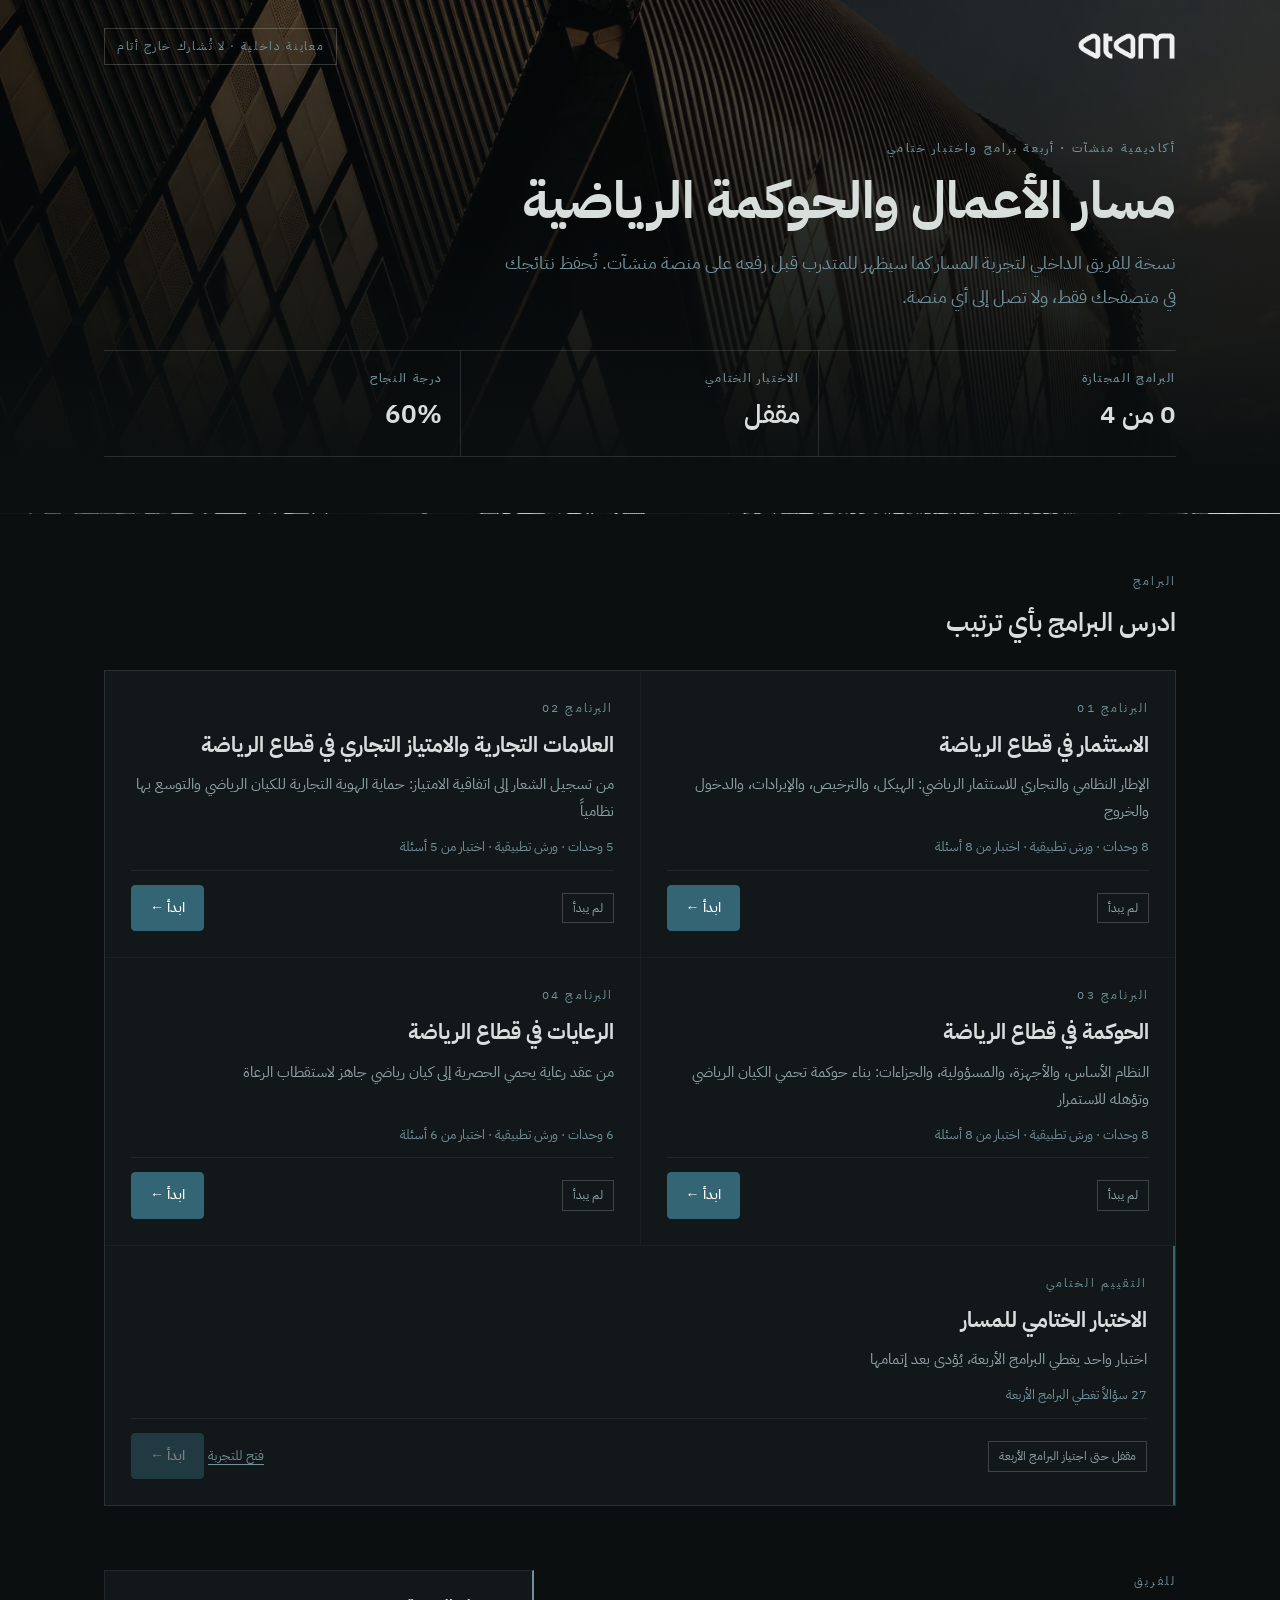
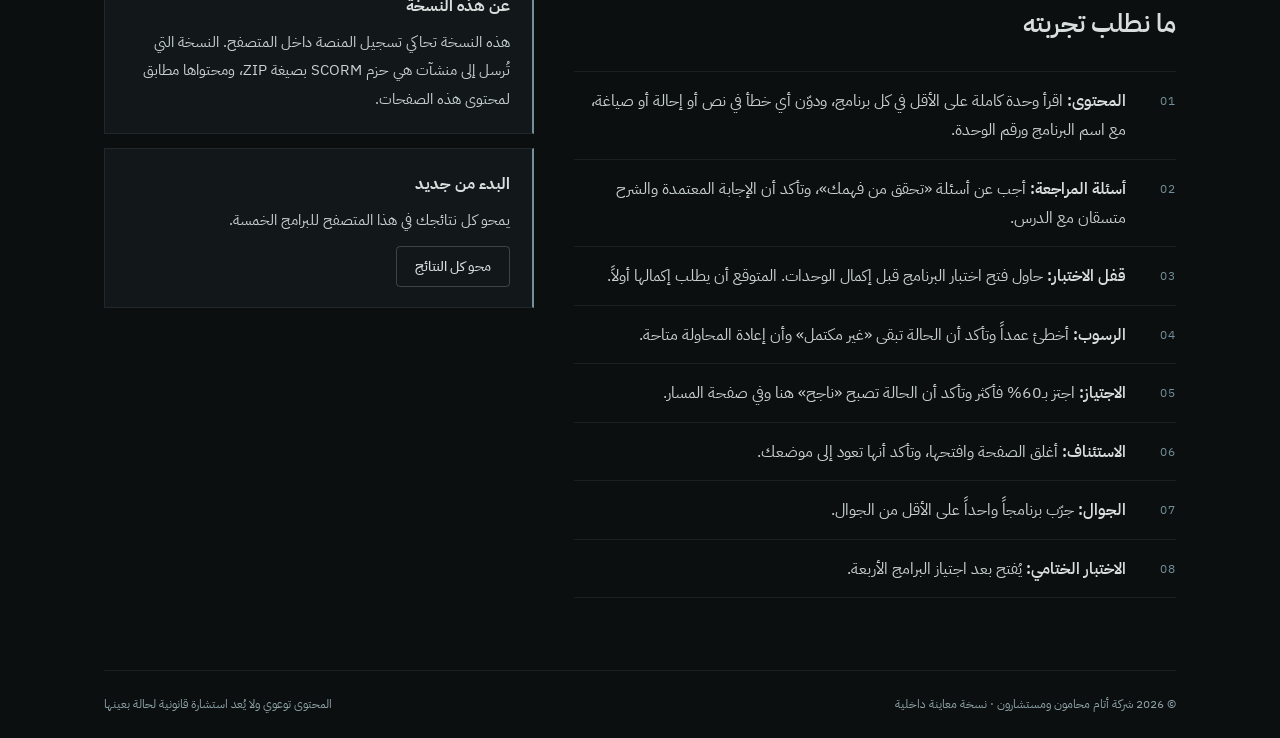
<file: index.html>
<!DOCTYPE html>
<html lang="ar" dir="rtl">
<head>
<meta charset="utf-8">
<meta name="robots" content="noindex,nofollow">
<meta name="viewport" content="width=device-width, initial-scale=1">
<title>مسار الأعمال والحوكمة الرياضية · معاينة داخلية · أتام</title>
<link rel="stylesheet" href="assets/player.css">
<style>
body{background:var(--graphite)}
.wrap{max-width:1120px;margin:0 auto;padding:0 24px}
.hero{position:relative;overflow:hidden;border-bottom:1px solid var(--line);background:var(--ink) center 20%/cover no-repeat}
.hero::before{content:"";position:absolute;inset:0;background:linear-gradient(0deg,var(--graphite) 8%,rgba(6,9,10,.86) 55%,rgba(6,9,10,.6))}
.hero .wrap{position:relative;padding:28px 24px 56px}
.top{display:flex;justify-content:space-between;align-items:center;gap:16px;margin-bottom:72px}
.top img{height:28px}
.flag{font-size:12px;letter-spacing:.14em;color:var(--steel);border:1px solid var(--line-strong);padding:6px 12px}
.hero h1{font-size:clamp(32px,5vw,52px);line-height:1.2;color:var(--mist);margin:10px 0 14px;font-weight:700}
.hero p.lead{font-size:18px;color:var(--steel);max-width:62ch;margin:0}
.sum{display:grid;grid-template-columns:repeat(3,1fr);border-top:1px solid var(--line-soft);border-bottom:1px solid var(--line-soft);margin-top:36px}
.sum div{padding:16px 0 16px 18px}.sum div+div{border-right:1px solid var(--line-soft);padding-right:18px}
.sum b{display:block;font-size:12px;letter-spacing:.14em;color:var(--steel);font-weight:500}
.sum span{font-size:26px;color:var(--mist);font-weight:600}
section.block{padding:56px 0 8px}
.grid{display:grid;grid-template-columns:repeat(2,1fr);gap:1px;background:var(--line);border:1px solid var(--line)}
.card{background:var(--charcoal);padding:26px;display:flex;flex-direction:column;gap:10px;min-height:260px;position:relative}
.card .n{font-size:12px;letter-spacing:.18em;color:var(--steel)}
.card h3{margin:0;font-size:21px;line-height:1.5;color:var(--mist)}
.card p{margin:0;font-size:15px;color:var(--quiet);line-height:1.8}
.card .meta{font-size:13px;color:var(--steel);margin-top:auto}
.card .foot2{display:flex;justify-content:space-between;align-items:center;gap:12px;border-top:1px solid var(--line);padding-top:14px}
.chip{font-size:12px;padding:3px 10px;border:1px solid var(--line-strong);color:var(--quiet)}
.chip.passed{border-color:var(--ok);color:#9cc9b8}
.chip.incomplete{border-color:var(--petroleum);color:#9fbcc5}
.card.exam{grid-column:1 / -1;border-right:2px solid var(--petroleum);min-height:0}
.card.locked .btn.primary{opacity:.45;pointer-events:none}
.unlock{all:unset;cursor:pointer;font-size:13px;color:var(--steel);text-decoration:underline;text-underline-offset:4px}
a.btn{text-decoration:none;display:inline-block}
.checks{counter-reset:c;list-style:none;padding:0;margin:0;border-top:1px solid var(--line)}
.checks li{counter-increment:c;display:grid;grid-template-columns:40px 1fr;gap:10px;padding:14px 0;border-bottom:1px solid var(--line);font-size:15.5px}
.checks li::before{content:counter(c,decimal-leading-zero);color:var(--steel);font-size:12px;letter-spacing:.1em;padding-top:4px}
.checks b{color:var(--mist);font-weight:600}
.two{display:grid;grid-template-columns:1.4fr 1fr;gap:40px}
.note{background:var(--charcoal);border:1px solid var(--line);border-right:2px solid var(--steel);padding:20px 22px;font-size:15px}
.note h4{margin:0 0 6px;color:var(--mist);font-size:16px}
.h2{font-size:12px;letter-spacing:.18em;color:var(--steel);margin:0 0 6px}
.h2b{font-size:26px;color:var(--mist);margin:0 0 22px;font-weight:600}
.pagefoot{margin-top:64px;padding:22px 0;border-top:1px solid var(--line);font-size:12px;color:var(--quiet);display:flex;justify-content:space-between;gap:12px;flex-wrap:wrap}
@media (max-width:860px){.grid,.two{grid-template-columns:1fr}.sum{grid-template-columns:1fr}.sum div+div{border-right:0;border-top:1px solid var(--line-soft);padding-right:0}.top{margin-bottom:40px}}
</style>
</head>
<body>
<header class="hero" id="hero">
  <div class="wrap">
    <div class="top"><img src="assets/img/atam-wordmark-white.png" alt="atam"><span class="flag">معاينة داخلية · لا تُشارك خارج أتام</span></div>
    <div class="eyebrow">أكاديمية منشآت · أربعة برامج واختبار ختامي</div>
    <h1>مسار الأعمال والحوكمة الرياضية</h1>
    <p class="lead">نسخة للفريق الداخلي لتجربة المسار كما سيظهر للمتدرب قبل رفعه على منصة منشآت. تُحفظ نتائجك في متصفحك فقط، ولا تصل إلى أي منصة.</p>
    <div class="sum">
      <div><b>البرامج المجتازة</b><span id="sPassed">0 من 4</span></div>
      <div><b>الاختبار الختامي</b><span id="sExam">مقفل</span></div>
      <div><b>درجة النجاح</b><span>60%</span></div>
    </div>
  </div>
</header>

<main class="wrap">
  <section class="block">
    <div class="h2">البرامج</div>
    <div class="h2b">ادرس البرامج بأي ترتيب</div>
    <div class="grid" id="grid"></div>
  </section>

  <section class="block">
    <div class="two">
      <div>
        <div class="h2">للفريق</div>
        <div class="h2b">ما نطلب تجربته</div>
        <ol class="checks">
          <li><div><b>المحتوى:</b> اقرأ وحدة كاملة على الأقل في كل برنامج، ودوّن أي خطأ في نص أو إحالة أو صياغة، مع اسم البرنامج ورقم الوحدة.</div></li>
          <li><div><b>أسئلة المراجعة:</b> أجب عن أسئلة «تحقق من فهمك»، وتأكد أن الإجابة المعتمدة والشرح متسقان مع الدرس.</div></li>
          <li><div><b>قفل الاختبار:</b> حاول فتح اختبار البرنامج قبل إكمال الوحدات. المتوقع أن يطلب إكمالها أولاً.</div></li>
          <li><div><b>الرسوب:</b> أخطئ عمداً وتأكد أن الحالة تبقى «غير مكتمل» وأن إعادة المحاولة متاحة.</div></li>
          <li><div><b>الاجتياز:</b> اجتز بـ60% فأكثر وتأكد أن الحالة تصبح «ناجح» هنا وفي صفحة المسار.</div></li>
          <li><div><b>الاستئناف:</b> أغلق الصفحة وافتحها، وتأكد أنها تعود إلى موضعك.</div></li>
          <li><div><b>الجوال:</b> جرّب برنامجاً واحداً على الأقل من الجوال.</div></li>
          <li><div><b>الاختبار الختامي:</b> يُفتح بعد اجتياز البرامج الأربعة.</div></li>
        </ol>
      </div>
      <div>
        <div class="note"><h4>عن هذه النسخة</h4>
          هذه النسخة تحاكي تسجيل المنصة داخل المتصفح. النسخة التي تُرسل إلى منشآت هي حزم SCORM بصيغة ZIP، ومحتواها مطابق لمحتوى هذه الصفحات.
        </div>
        <div class="note" style="margin-top:14px"><h4>البدء من جديد</h4>
          يمحو كل نتائجك في هذا المتصفح للبرامج الخمسة.
          <div style="margin-top:12px"><button type="button" class="btn" id="resetAll">محو كل النتائج</button></div>
        </div>
      </div>
    </div>
  </section>

  <footer class="pagefoot">
    <span>© 2026 شركة أتام محامون ومستشارون · نسخة معاينة داخلية</span>
    <span>المحتوى توعوي ولا يُعد استشارة قانونية لحالة بعينها</span>
  </footer>
</main>

<script>
(function(){
  var M = [{"key": "p1", "id": "ATAM-SPORT-P01-INVESTMENT", "title": "الاستثمار في قطاع الرياضة", "num": "01", "tag": "الإطار النظامي والتجاري للاستثمار الرياضي: الهيكل، والترخيص، والإيرادات، والدخول والخروج", "units": 8, "q": 8, "cover": "assets/img/cover-01.jpg"}, {"key": "p2", "id": "ATAM-SPORT-P02-TRADEMARKS", "title": "العلامات التجارية والامتياز التجاري في قطاع الرياضة", "num": "02", "tag": "من تسجيل الشعار إلى اتفاقية الامتياز: حماية الهوية التجارية للكيان الرياضي والتوسع بها نظامياً", "units": 5, "q": 5, "cover": "assets/img/cover-06.jpg"}, {"key": "p3", "id": "ATAM-SPORT-P03-GOVERNANCE", "title": "الحوكمة في قطاع الرياضة", "num": "03", "tag": "النظام الأساس، والأجهزة، والمسؤولية، والجزاءات: بناء حوكمة تحمي الكيان الرياضي وتؤهله للاستمرار", "units": 8, "q": 8, "cover": "assets/img/cover-07.jpg"}, {"key": "p4", "id": "ATAM-SPORT-P04-SPONSORSHIPS", "title": "الرعايات في قطاع الرياضة", "num": "04", "tag": "من عقد رعاية يحمي الحصرية إلى كيان رياضي جاهز لاستقطاب الرعاة", "units": 6, "q": 6, "cover": "assets/img/cover-08.jpg"}, {"key": "exam", "id": "ATAM-SPORT-TRACK-FINAL", "title": "الاختبار الختامي للمسار", "num": "", "tag": "اختبار واحد يغطي البرامج الأربعة، يُؤدى بعد إتمامها", "units": 0, "q": 27, "cover": "assets/img/cover-01.jpg"}];
  var ST = { "not attempted": "لم يبدأ", "incomplete": "قيد الدراسة", "passed": "ناجح", "failed": "لم يجتز" };
  function lms(id){ try { return JSON.parse(localStorage.getItem("atam.preview.lms." + id) || "{}"); } catch(e){ return {}; } }
  function esc(s){ return String(s).replace(/[&<>"]/g, function(c){ return {"&":"&amp;","<":"&lt;",">":"&gt;",'"':"&quot;"}[c]; }); }
  document.getElementById("hero").style.backgroundImage = "url(" + M[0].cover + ")";
  var grid = document.getElementById("grid");
  var progs = M.filter(function(m){ return m.key !== "exam"; }), exam = M.filter(function(m){ return m.key === "exam"; })[0];
  var passed = progs.filter(function(m){ return lms(m.id)["cmi.core.lesson_status"] === "passed"; }).length;
  function card(m, isExam){
    var d = lms(m.id), st = d["cmi.core.lesson_status"] || "not attempted", sc = d["cmi.core.score.raw"];
    var locked = isExam && passed < 4 && st !== "passed";
    var label = st === "passed" ? "مراجعة البرنامج" : (st === "incomplete" ? "متابعة" : "ابدأ");
    var el = document.createElement("article");
    el.className = "card" + (isExam ? " exam" : "") + (locked ? " locked" : "");
    el.innerHTML = '<div class="n">' + (isExam ? "التقييم الختامي" : "البرنامج " + m.num) + '</div>' +
      '<h3>' + esc(m.title) + '</h3><p>' + esc(m.tag) + '</p>' +
      '<div class="meta">' + (isExam ? m.q + " سؤالاً تغطي البرامج الأربعة" : m.units + " وحدات · ورش تطبيقية · اختبار من " + m.q + " أسئلة") + '</div>' +
      '<div class="foot2"><span class="chip ' + st + '">' + (locked ? "مقفل حتى اجتياز البرامج الأربعة" : (ST[st] || st) + (sc ? " · " + sc + "%" : "")) + '</span>' +
      '<span>' + (locked ? '<button type="button" class="unlock">فتح للتجربة</button> ' : '') + '<a class="btn primary" href="' + m.key + '/">' + label + ' <span class="arr">←</span></a></span></div>';
    if (locked) el.querySelector(".unlock").onclick = function(){ location.href = m.key + "/"; };
    return el;
  }
  progs.forEach(function(m){ grid.appendChild(card(m, false)); });
  grid.appendChild(card(exam, true));
  document.getElementById("sPassed").textContent = passed + " من 4";
  var es = lms(exam.id)["cmi.core.lesson_status"];
  document.getElementById("sExam").textContent = es === "passed" ? "ناجح" : (passed === 4 ? "متاح" : "مقفل");
  document.getElementById("resetAll").onclick = function(){
    M.forEach(function(m){ try { localStorage.removeItem("atam.preview.lms." + m.id); localStorage.removeItem("atam." + m.id); } catch(e){} });
    location.reload();
  };
})();
</script>
</body>
</html>
</file>
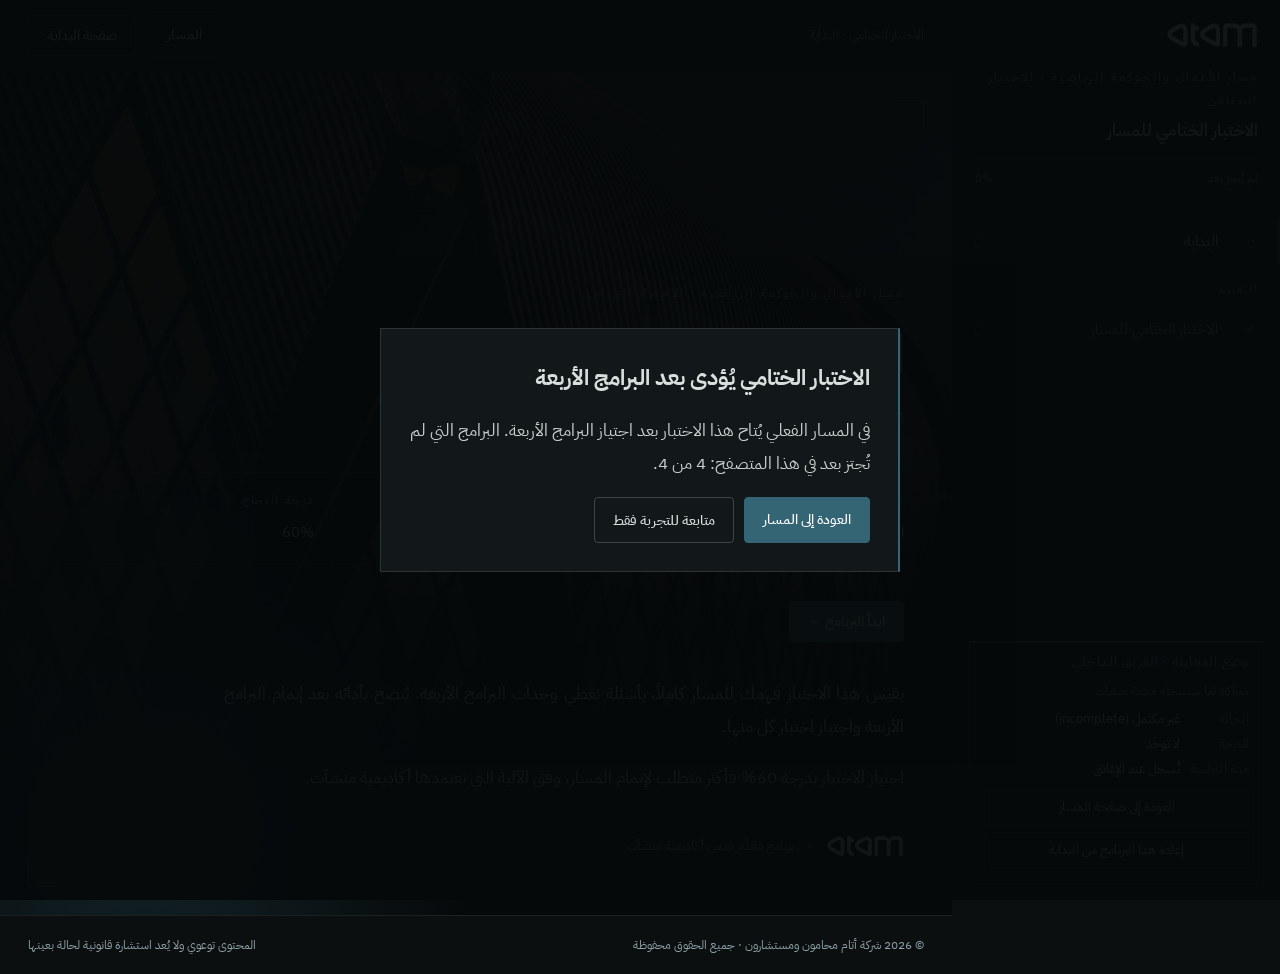
<file: exam/index.html>
<!DOCTYPE html>
<html lang="ar" dir="rtl">
<head>
<meta charset="utf-8">
<meta name="robots" content="noindex,nofollow">
<meta name="viewport" content="width=device-width, initial-scale=1">
<title>الاختبار الختامي للمسار · أتام</title>
<link rel="stylesheet" href="../assets/player.css">
</head>
<body>
<div id="app">
  <aside id="side" aria-label="محتويات البرنامج">
    <div class="side-head">
      <img src="../assets/img/atam-wordmark-white.png" alt="atam">
      <div class="eyebrow" id="sideNum"></div>
      <div class="side-title" id="sideTitle"></div>
      <div class="progress" aria-hidden="true"><i></i></div>
      <div class="progress-label"><span id="progDesc"></span><span id="progTxt"></span></div>
    </div>
    <ol id="toc"></ol>
  </aside>
  <div id="scrim"></div>
  <main id="main">
    <div class="topbar">
      <button type="button" class="btn" id="menuBtn" aria-label="فتح المحتويات">المحتويات</button>
      <span class="crumb" id="crumb"></span>
      <button type="button" class="btn" id="tocBtn">صفحة البداية</button>
    </div>
    <div id="view" aria-live="polite"></div>
    <footer class="foot">
      <span>© 2026 شركة أتام محامون ومستشارون · جميع الحقوق محفوظة</span>
      <span>المحتوى توعوي ولا يُعد استشارة قانونية لحالة بعينها</span>
    </footer>
  </main>
</div>
<script src="../assets/preview-lms.js"></script>
<script src="../assets/scorm12.js"></script>
<script src="course.js"></script>
<script src="../assets/player.js"></script>
</body>
</html>
</file>
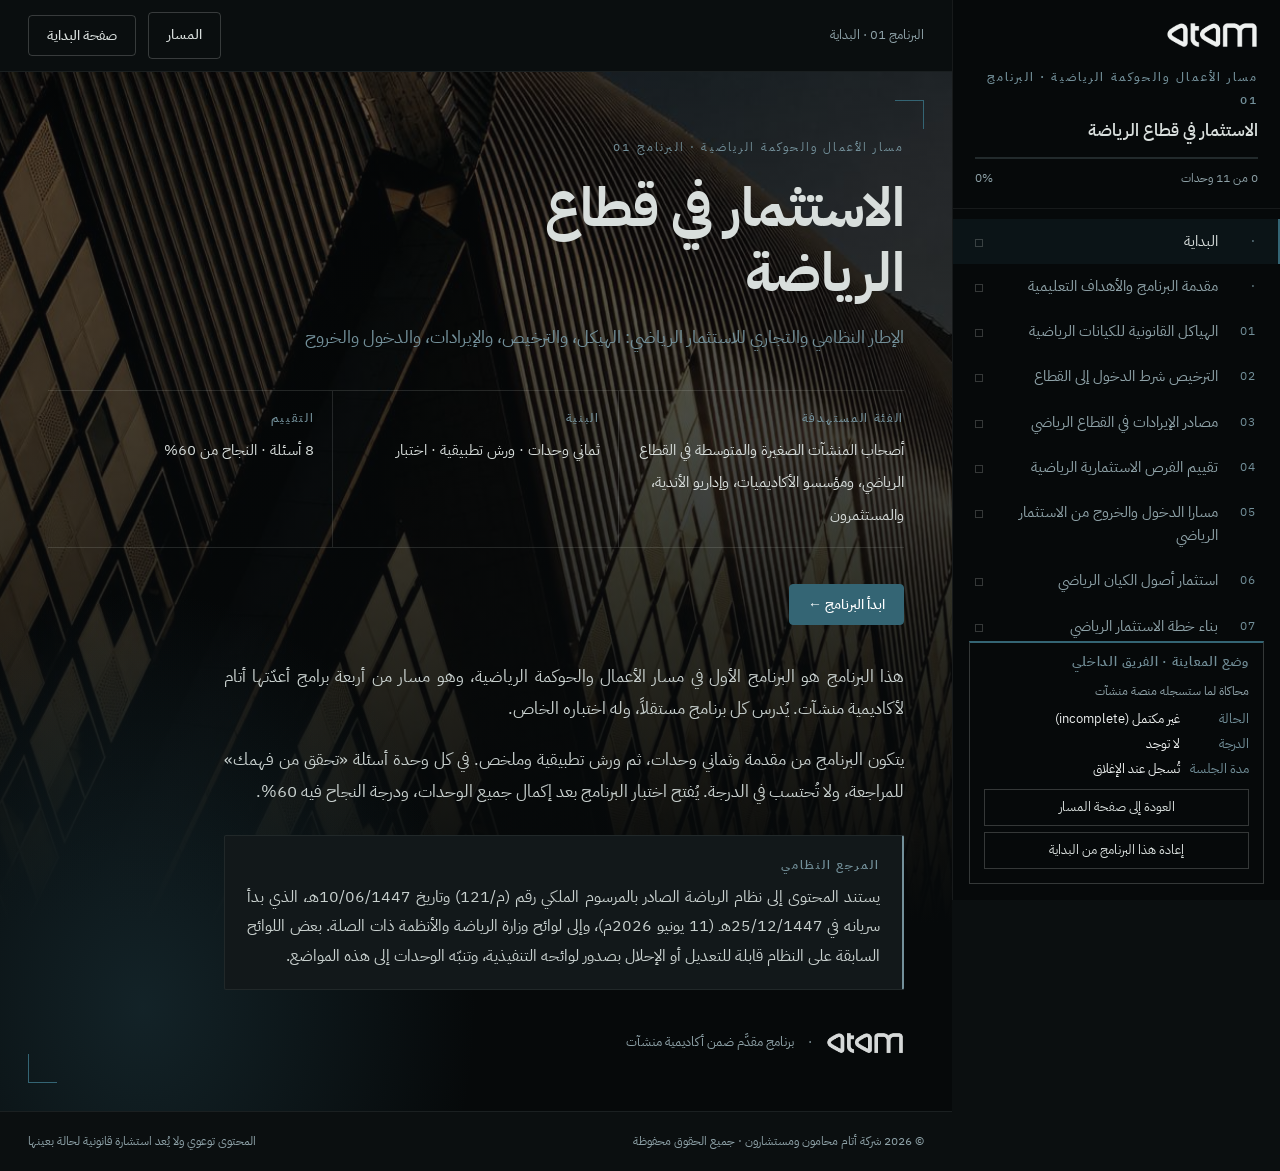
<file: p1/index.html>
<!DOCTYPE html>
<html lang="ar" dir="rtl">
<head>
<meta charset="utf-8">
<meta name="robots" content="noindex,nofollow">
<meta name="viewport" content="width=device-width, initial-scale=1">
<title>الاستثمار في قطاع الرياضة · أتام</title>
<link rel="stylesheet" href="../assets/player.css">
</head>
<body>
<div id="app">
  <aside id="side" aria-label="محتويات البرنامج">
    <div class="side-head">
      <img src="../assets/img/atam-wordmark-white.png" alt="atam">
      <div class="eyebrow" id="sideNum"></div>
      <div class="side-title" id="sideTitle"></div>
      <div class="progress" aria-hidden="true"><i></i></div>
      <div class="progress-label"><span id="progDesc"></span><span id="progTxt"></span></div>
    </div>
    <ol id="toc"></ol>
  </aside>
  <div id="scrim"></div>
  <main id="main">
    <div class="topbar">
      <button type="button" class="btn" id="menuBtn" aria-label="فتح المحتويات">المحتويات</button>
      <span class="crumb" id="crumb"></span>
      <button type="button" class="btn" id="tocBtn">صفحة البداية</button>
    </div>
    <div id="view" aria-live="polite"></div>
    <footer class="foot">
      <span>© 2026 شركة أتام محامون ومستشارون · جميع الحقوق محفوظة</span>
      <span>المحتوى توعوي ولا يُعد استشارة قانونية لحالة بعينها</span>
    </footer>
  </main>
</div>
<script src="../assets/preview-lms.js"></script>
<script src="../assets/scorm12.js"></script>
<script src="course.js"></script>
<script src="../assets/player.js"></script>
</body>
</html>
</file>
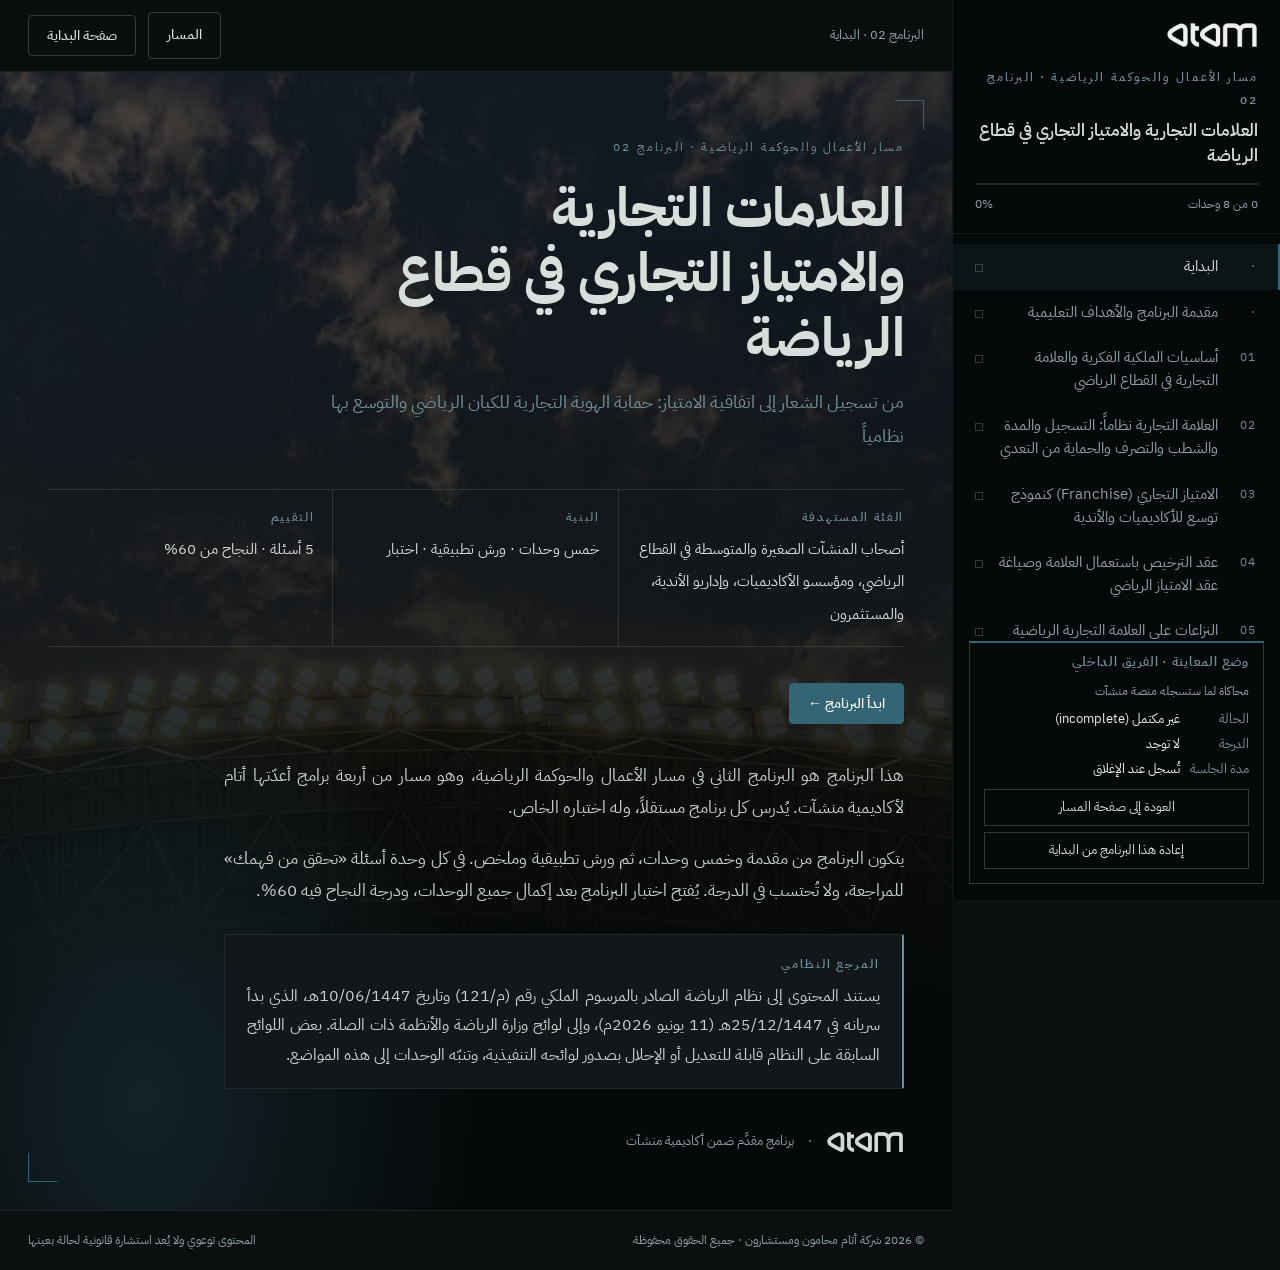
<file: p2/index.html>
<!DOCTYPE html>
<html lang="ar" dir="rtl">
<head>
<meta charset="utf-8">
<meta name="robots" content="noindex,nofollow">
<meta name="viewport" content="width=device-width, initial-scale=1">
<title>العلامات التجارية والامتياز التجاري في قطاع الرياضة · أتام</title>
<link rel="stylesheet" href="../assets/player.css">
</head>
<body>
<div id="app">
  <aside id="side" aria-label="محتويات البرنامج">
    <div class="side-head">
      <img src="../assets/img/atam-wordmark-white.png" alt="atam">
      <div class="eyebrow" id="sideNum"></div>
      <div class="side-title" id="sideTitle"></div>
      <div class="progress" aria-hidden="true"><i></i></div>
      <div class="progress-label"><span id="progDesc"></span><span id="progTxt"></span></div>
    </div>
    <ol id="toc"></ol>
  </aside>
  <div id="scrim"></div>
  <main id="main">
    <div class="topbar">
      <button type="button" class="btn" id="menuBtn" aria-label="فتح المحتويات">المحتويات</button>
      <span class="crumb" id="crumb"></span>
      <button type="button" class="btn" id="tocBtn">صفحة البداية</button>
    </div>
    <div id="view" aria-live="polite"></div>
    <footer class="foot">
      <span>© 2026 شركة أتام محامون ومستشارون · جميع الحقوق محفوظة</span>
      <span>المحتوى توعوي ولا يُعد استشارة قانونية لحالة بعينها</span>
    </footer>
  </main>
</div>
<script src="../assets/preview-lms.js"></script>
<script src="../assets/scorm12.js"></script>
<script src="course.js"></script>
<script src="../assets/player.js"></script>
</body>
</html>
</file>
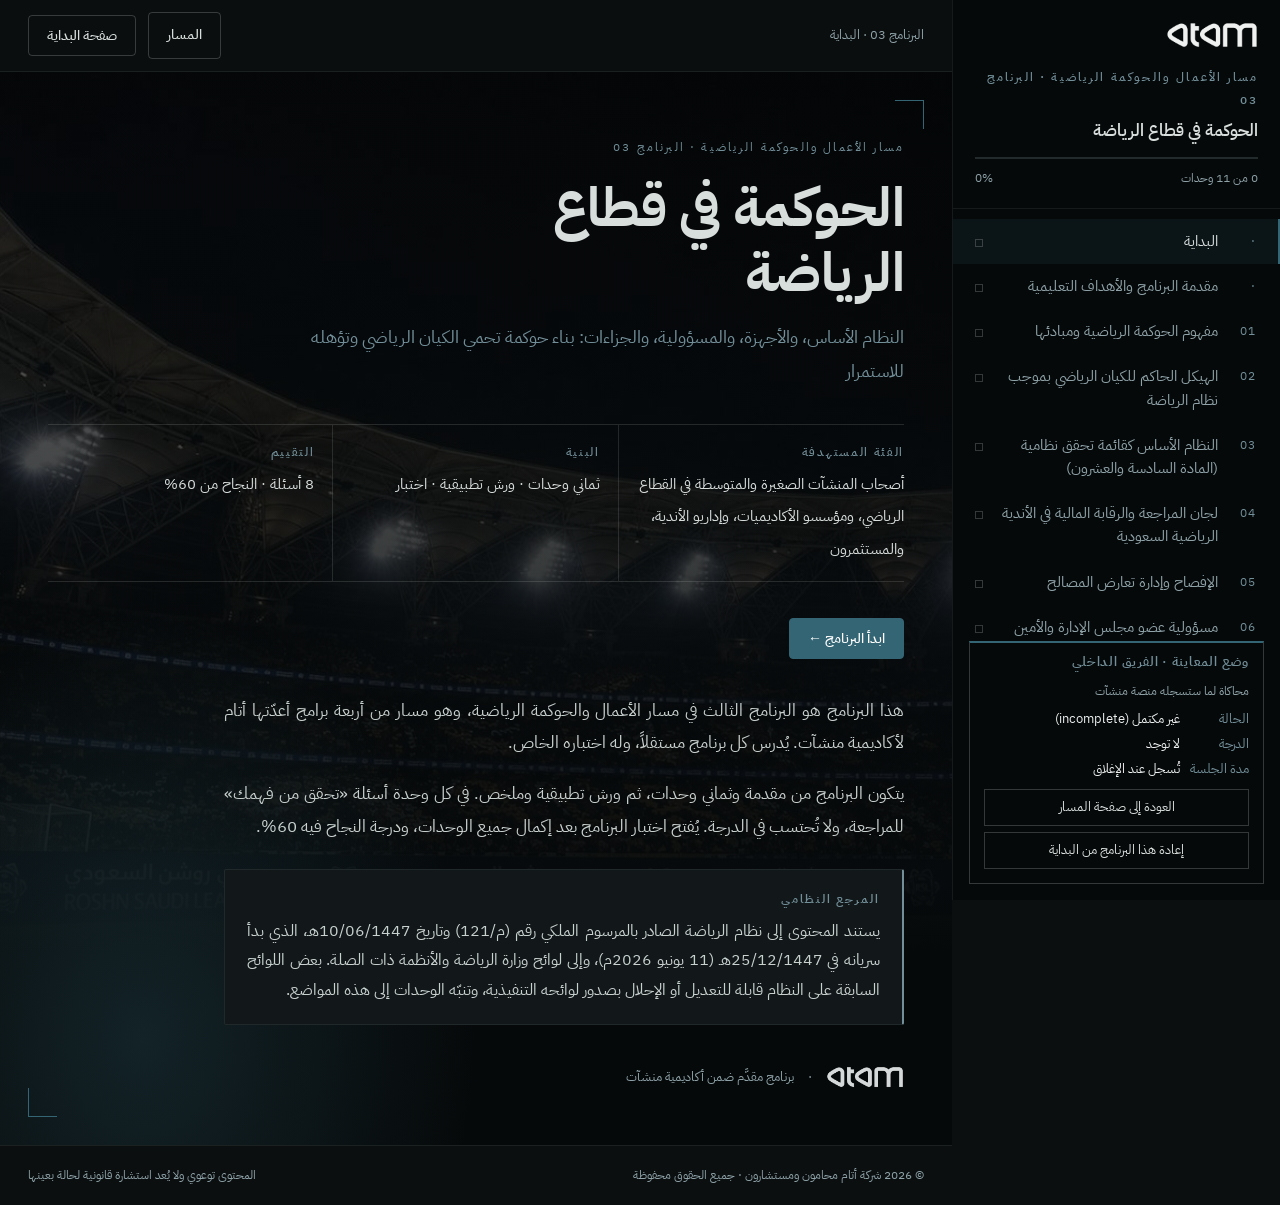
<file: p3/index.html>
<!DOCTYPE html>
<html lang="ar" dir="rtl">
<head>
<meta charset="utf-8">
<meta name="robots" content="noindex,nofollow">
<meta name="viewport" content="width=device-width, initial-scale=1">
<title>الحوكمة في قطاع الرياضة · أتام</title>
<link rel="stylesheet" href="../assets/player.css">
</head>
<body>
<div id="app">
  <aside id="side" aria-label="محتويات البرنامج">
    <div class="side-head">
      <img src="../assets/img/atam-wordmark-white.png" alt="atam">
      <div class="eyebrow" id="sideNum"></div>
      <div class="side-title" id="sideTitle"></div>
      <div class="progress" aria-hidden="true"><i></i></div>
      <div class="progress-label"><span id="progDesc"></span><span id="progTxt"></span></div>
    </div>
    <ol id="toc"></ol>
  </aside>
  <div id="scrim"></div>
  <main id="main">
    <div class="topbar">
      <button type="button" class="btn" id="menuBtn" aria-label="فتح المحتويات">المحتويات</button>
      <span class="crumb" id="crumb"></span>
      <button type="button" class="btn" id="tocBtn">صفحة البداية</button>
    </div>
    <div id="view" aria-live="polite"></div>
    <footer class="foot">
      <span>© 2026 شركة أتام محامون ومستشارون · جميع الحقوق محفوظة</span>
      <span>المحتوى توعوي ولا يُعد استشارة قانونية لحالة بعينها</span>
    </footer>
  </main>
</div>
<script src="../assets/preview-lms.js"></script>
<script src="../assets/scorm12.js"></script>
<script src="course.js"></script>
<script src="../assets/player.js"></script>
</body>
</html>
</file>
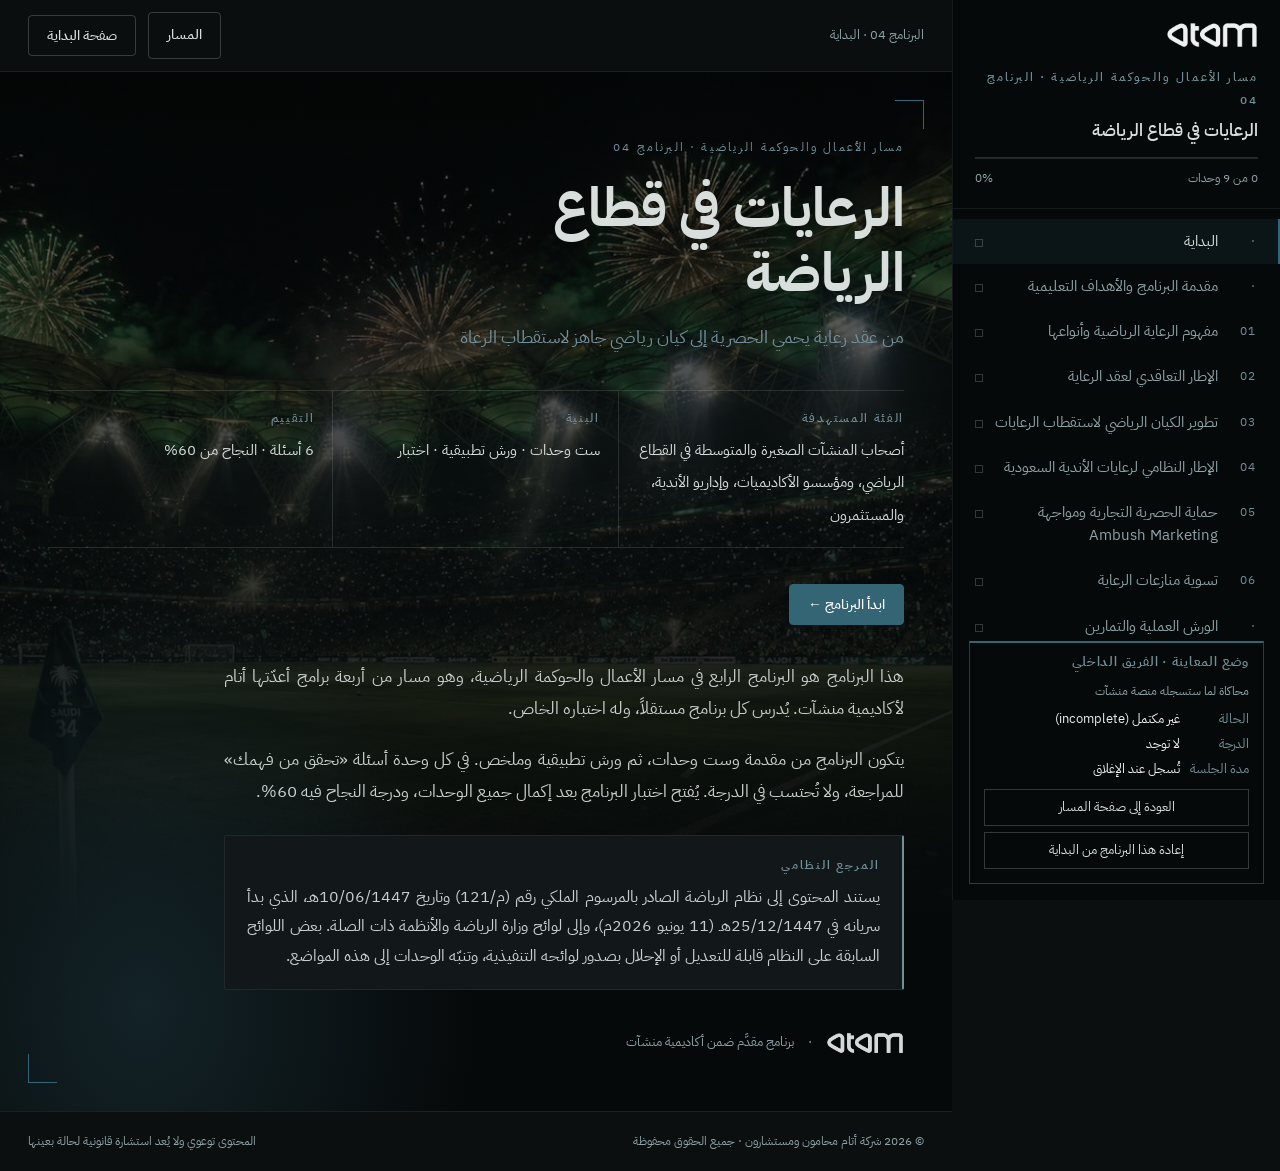
<file: p4/index.html>
<!DOCTYPE html>
<html lang="ar" dir="rtl">
<head>
<meta charset="utf-8">
<meta name="robots" content="noindex,nofollow">
<meta name="viewport" content="width=device-width, initial-scale=1">
<title>الرعايات في قطاع الرياضة · أتام</title>
<link rel="stylesheet" href="../assets/player.css">
</head>
<body>
<div id="app">
  <aside id="side" aria-label="محتويات البرنامج">
    <div class="side-head">
      <img src="../assets/img/atam-wordmark-white.png" alt="atam">
      <div class="eyebrow" id="sideNum"></div>
      <div class="side-title" id="sideTitle"></div>
      <div class="progress" aria-hidden="true"><i></i></div>
      <div class="progress-label"><span id="progDesc"></span><span id="progTxt"></span></div>
    </div>
    <ol id="toc"></ol>
  </aside>
  <div id="scrim"></div>
  <main id="main">
    <div class="topbar">
      <button type="button" class="btn" id="menuBtn" aria-label="فتح المحتويات">المحتويات</button>
      <span class="crumb" id="crumb"></span>
      <button type="button" class="btn" id="tocBtn">صفحة البداية</button>
    </div>
    <div id="view" aria-live="polite"></div>
    <footer class="foot">
      <span>© 2026 شركة أتام محامون ومستشارون · جميع الحقوق محفوظة</span>
      <span>المحتوى توعوي ولا يُعد استشارة قانونية لحالة بعينها</span>
    </footer>
  </main>
</div>
<script src="../assets/preview-lms.js"></script>
<script src="../assets/scorm12.js"></script>
<script src="course.js"></script>
<script src="../assets/player.js"></script>
</body>
</html>
</file>
<file: assets/player.css>
/* ATAM learning player. Fonts and images ship inside the package; no external requests. */
@font-face{font-family:"Plex Arabic";src:url(fonts/ibm-plex-sans-arabic-arabic-400-normal.woff2) format("woff2");font-weight:400;font-display:swap;unicode-range:U+0600-06FF,U+0750-077F,U+0870-088E,U+0890-0891,U+0897-08E1,U+08E3-08FF,U+200C-200E,U+2010-2011,U+204F,U+2E41,U+FB50-FDFF,U+FE70-FE74,U+FE76-FEFC}
@font-face{font-family:"Plex Arabic";src:url(fonts/ibm-plex-sans-arabic-arabic-500-normal.woff2) format("woff2");font-weight:500;font-display:swap;unicode-range:U+0600-06FF,U+0750-077F,U+0870-088E,U+0890-0891,U+0897-08E1,U+08E3-08FF,U+200C-200E,U+2010-2011,U+204F,U+2E41,U+FB50-FDFF,U+FE70-FE74,U+FE76-FEFC}
@font-face{font-family:"Plex Arabic";src:url(fonts/ibm-plex-sans-arabic-arabic-600-normal.woff2) format("woff2");font-weight:600;font-display:swap;unicode-range:U+0600-06FF,U+0750-077F,U+0870-088E,U+0890-0891,U+0897-08E1,U+08E3-08FF,U+200C-200E,U+2010-2011,U+204F,U+2E41,U+FB50-FDFF,U+FE70-FE74,U+FE76-FEFC}
@font-face{font-family:"Plex Arabic";src:url(fonts/ibm-plex-sans-arabic-arabic-700-normal.woff2) format("woff2");font-weight:700;font-display:swap;unicode-range:U+0600-06FF,U+0750-077F,U+0870-088E,U+0890-0891,U+0897-08E1,U+08E3-08FF,U+200C-200E,U+2010-2011,U+204F,U+2E41,U+FB50-FDFF,U+FE70-FE74,U+FE76-FEFC}
@font-face{font-family:"Plex Arabic";src:url(fonts/ibm-plex-sans-arabic-latin-400-normal.woff2) format("woff2");font-weight:400;font-display:swap;unicode-range:U+0000-00FF,U+0131,U+0152-0153,U+02BB-02BC,U+02C6,U+02DA,U+02DC,U+2000-206F,U+20AC,U+2122,U+2191,U+2193,U+2212,U+2215,U+FEFF,U+FFFD}
@font-face{font-family:"Plex Arabic";src:url(fonts/ibm-plex-sans-arabic-latin-500-normal.woff2) format("woff2");font-weight:500;font-display:swap;unicode-range:U+0000-00FF,U+0131,U+0152-0153,U+02BB-02BC,U+02C6,U+02DA,U+02DC,U+2000-206F,U+20AC,U+2122,U+2191,U+2193,U+2212,U+2215,U+FEFF,U+FFFD}
@font-face{font-family:"Plex Arabic";src:url(fonts/ibm-plex-sans-arabic-latin-600-normal.woff2) format("woff2");font-weight:600;font-display:swap;unicode-range:U+0000-00FF,U+0131,U+0152-0153,U+02BB-02BC,U+02C6,U+02DA,U+02DC,U+2000-206F,U+20AC,U+2122,U+2191,U+2193,U+2212,U+2215,U+FEFF,U+FFFD}
@font-face{font-family:"Plex Arabic";src:url(fonts/ibm-plex-sans-arabic-latin-700-normal.woff2) format("woff2");font-weight:700;font-display:swap;unicode-range:U+0000-00FF,U+0131,U+0152-0153,U+02BB-02BC,U+02C6,U+02DA,U+02DC,U+2000-206F,U+20AC,U+2122,U+2191,U+2193,U+2212,U+2215,U+FEFF,U+FFFD}

:root{
  --ink:#06090a; --graphite:#0b0f10; --charcoal:#12181a; --stone:#222a2c;
  --petroleum:#346574; --petroleum-hi:#4a8394; --steel:#73909a; --mist:#d8dedc; --paper:#eef1f0;
  --text:#c9d1cf; --quiet:#8fa3a9;
  --line:rgba(216,222,220,.08); --line-soft:rgba(216,222,220,.14); --line-strong:rgba(216,222,220,.22);
  --ok:#5f9a86; --ok-bg:rgba(95,154,134,.10); --bad:#b0736c; --bad-bg:rgba(176,115,108,.10);
  --ease:cubic-bezier(.4,0,.2,1);
  --side:328px;
}
*{box-sizing:border-box}
html,body{margin:0;height:100%}
body{background:var(--graphite);color:var(--text);font-family:"Plex Arabic","Segoe UI",Tahoma,Arial,sans-serif;
  font-size:17px;line-height:1.9;direction:rtl;text-align:right;-webkit-font-smoothing:antialiased;
  font-variant-numeric:tabular-nums}
a{color:var(--mist);text-decoration-color:var(--petroleum);text-underline-offset:4px}
button{font-family:inherit}
:focus-visible{outline:3px solid rgba(52,101,116,.55);outline-offset:2px}

/* ---------- Layout ---------- */
#app{display:flex;min-height:100vh}
#side{width:var(--side);flex:0 0 var(--side);background:var(--ink);border-left:1px solid var(--line);
  height:100vh;position:sticky;top:0;display:flex;flex-direction:column}
.side-head{padding:22px 22px 18px;border-bottom:1px solid var(--line)}
.side-head img{height:26px;display:block;margin-bottom:18px}
.eyebrow{font-size:12px;letter-spacing:.18em;font-weight:500;color:var(--steel);text-transform:uppercase}
.side-title{font-size:17px;font-weight:600;color:var(--mist);line-height:1.5;margin:6px 0 14px}
.progress{height:2px;background:var(--stone);position:relative}
.progress i{position:absolute;inset:0 0 0 auto;width:0;background:var(--petroleum);transition:width .36s var(--ease)}
.progress-label{display:flex;justify-content:space-between;font-size:12px;color:var(--quiet);margin-top:8px}
#toc{list-style:none;margin:0;padding:10px 0 24px;overflow-y:auto;flex:1}
#toc li button{all:unset;box-sizing:border-box;display:flex;gap:12px;align-items:flex-start;width:100%;
  padding:11px 22px;cursor:pointer;font-size:14.5px;line-height:1.6;color:var(--quiet);border-right:2px solid transparent;
  transition:background .2s var(--ease),color .2s var(--ease)}
#toc li button:hover{background:rgba(52,101,116,.08);color:var(--mist)}
#toc li button[aria-current="true"]{color:var(--mist);background:rgba(52,101,116,.12);border-right-color:var(--petroleum)}
#toc .idx{flex:0 0 26px;font-size:12px;letter-spacing:.08em;color:var(--steel);padding-top:2px}
#toc .dot{flex:0 0 8px;width:8px;height:8px;margin-top:9px;border:1px solid var(--line-strong);margin-right:auto}
#toc .done .dot{background:var(--petroleum);border-color:var(--petroleum)}
#toc .sep{padding:16px 22px 6px;font-size:11px;letter-spacing:.18em;color:var(--steel)}

#main{flex:1;min-width:0;display:flex;flex-direction:column}
.topbar{position:sticky;top:0;z-index:5;display:flex;align-items:center;gap:12px;padding:12px 28px;
  background:rgba(11,15,16,.92);backdrop-filter:blur(6px);border-bottom:1px solid var(--line)}
.topbar .crumb{font-size:13px;color:var(--quiet);flex:1;white-space:nowrap;overflow:hidden;text-overflow:ellipsis}
#menuBtn{display:none}
.btn{appearance:none;border:1px solid var(--line-strong);background:transparent;color:var(--mist);font-size:14px;font-weight:500;
  padding:9px 18px;border-radius:4px;cursor:pointer;transition:border-color .2s var(--ease),background .2s var(--ease),transform .2s var(--ease)}
.btn:hover{border-color:var(--steel);background:rgba(216,222,220,.04)}
.btn.primary{background:var(--petroleum);border-color:var(--petroleum);color:#fff}
.btn.primary:hover{background:var(--petroleum-hi);border-color:var(--petroleum-hi)}
.btn[disabled]{opacity:.4;cursor:default}
.btn .arr{display:inline-block;transition:transform .2s var(--ease)}
.btn:hover .arr{transform:translateX(-3px)}

#view{flex:1;padding:56px 28px 40px}
.page{max-width:760px;margin:0 auto}
.pager{max-width:760px;margin:56px auto 0;display:flex;justify-content:space-between;gap:12px;border-top:1px solid var(--line);padding-top:24px}

/* ---------- Cover ---------- */
.cover{position:relative;min-height:calc(100vh - 57px);display:flex;align-items:flex-end;margin:-56px -28px -40px;
  background:var(--ink) center/cover no-repeat;overflow:hidden}
.cover::before{content:"";position:absolute;inset:0;background:linear-gradient(0deg,var(--ink) 18%,rgba(6,9,10,.82) 50%,rgba(6,9,10,.55) 100%)}
.cover::after{content:"";position:absolute;inset:auto auto -30% -20%;width:70%;height:80%;
  background:radial-gradient(closest-side,rgba(52,101,116,.28),transparent);pointer-events:none}
.cover-in{position:relative;z-index:1;width:100%;max-width:980px;margin:0 auto;padding:64px 48px 56px}
.cover .num{font-size:12px;letter-spacing:.18em;color:var(--steel);margin-bottom:18px}
.cover h1{font-size:clamp(32px,5vw,54px);line-height:1.2;letter-spacing:-.01em;color:var(--mist);font-weight:700;margin:0 0 14px;max-width:16ch}
.cover .tag{font-size:18px;color:var(--steel);margin:0 0 36px;max-width:56ch}
.facts{display:grid;grid-template-columns:repeat(3,1fr);border-top:1px solid var(--line-soft);border-bottom:1px solid var(--line-soft);margin-bottom:36px}
.facts div{padding:16px 0 16px 18px}
.facts div+div{border-right:1px solid var(--line-soft);padding-right:18px}
.facts b{display:block;font-size:12px;letter-spacing:.14em;font-weight:500;color:var(--steel);margin-bottom:4px}
.facts span{font-size:15px;color:var(--mist);line-height:1.6}
.cover .row{display:flex;gap:12px;flex-wrap:wrap;align-items:center}
.cover .partner{margin-top:40px;font-size:13px;color:var(--quiet);display:flex;gap:14px;align-items:center}
.cover .partner img{height:22px;opacity:.9}
.brackets{position:absolute;inset:28px;pointer-events:none;z-index:1}
.brackets::before,.brackets::after{content:"";position:absolute;width:28px;height:28px;border-color:var(--petroleum);border-style:solid}
.brackets::before{top:0;right:0;border-width:1px 1px 0 0}
.brackets::after{bottom:0;left:0;border-width:0 0 1px 1px}

/* ---------- Lesson typography ---------- */
.lesson-head{margin-bottom:40px;padding-bottom:28px;border-bottom:1px solid var(--line)}
.lesson-head .eyebrow{margin-bottom:10px;display:block}
.lesson-head h1{font-size:clamp(26px,3.4vw,36px);line-height:1.35;color:var(--mist);font-weight:700;margin:0}
.content p{margin:0 0 1.1em;text-align:justify;text-justify:inter-word}
.content ul.doc-list li,.content ul:not(.doc-list) li{text-align:justify;text-justify:inter-word}
.content strong{color:var(--mist);font-weight:600}
.content h3.sec-h3{font-size:22px;line-height:1.5;color:var(--mist);font-weight:600;margin:52px 0 16px;padding-top:22px;border-top:1px solid var(--line)}
.content h3.sec-h3:first-child{margin-top:0;border-top:0;padding-top:0}
.content h4.sec-h4{font-size:18px;color:var(--mist);font-weight:600;margin:32px 0 10px}
.content ul.doc-list{list-style:none;margin:0 0 1.3em;padding:0}
.content ul.doc-list li{position:relative;padding:6px 20px 6px 0}
.content ul.doc-list li::before{content:"";position:absolute;right:0;top:19px;width:6px;height:6px;background:var(--petroleum)}
.content ul:not(.doc-list){padding-right:22px}
.content .workshop-title{font-size:21px;color:var(--mist);margin:48px 0 12px;padding:14px 18px;border-right:2px solid var(--petroleum);background:var(--charcoal)}

.callout{margin:26px 0;padding:18px 22px;background:var(--charcoal);border:1px solid var(--line);border-right:2px solid var(--steel);border-radius:2px}
.callout-label{font-size:12px;letter-spacing:.16em;font-weight:600;color:var(--steel);margin-bottom:6px}
.callout-body{font-size:16px;line-height:1.85;text-align:justify;text-justify:inter-word}
.callout-tip{border-right-color:var(--petroleum)}
.callout-tip .callout-label{color:var(--petroleum-hi)}

.table-wrap{margin:26px 0;overflow-x:auto;border:1px solid var(--line-soft)}
table.data-table{width:100%;border-collapse:collapse;font-size:15px;line-height:1.75;min-width:520px}
.data-table th{background:var(--charcoal);color:var(--mist);font-weight:600;text-align:right;padding:12px 14px;border-bottom:1px solid var(--line-strong)}
.data-table td{padding:12px 14px;border-top:1px solid var(--line);vertical-align:top}
.data-table tr:nth-child(even) td{background:rgba(216,222,220,.02)}

/* ---------- Knowledge checks ---------- */
.inline-quiz-wrap{margin:44px 0;border:1px solid var(--line-soft);background:var(--charcoal)}
.inline-quiz-heading{margin:0;padding:14px 22px;font-size:12px;letter-spacing:.18em;font-weight:600;color:var(--steel);border-bottom:1px solid var(--line)}
.kq{padding:22px}
.kq+.kq{border-top:1px solid var(--line)}
.q-text{color:var(--mist);font-weight:500;margin:0 0 14px;line-height:1.8}
.q-num{display:inline-block;font-size:12px;letter-spacing:.14em;color:var(--steel);margin-bottom:6px}
.opts{display:grid;gap:8px}
.opt{all:unset;box-sizing:border-box;display:flex;gap:12px;align-items:flex-start;padding:12px 14px;border:1px solid var(--line-soft);
  cursor:pointer;font-size:15.5px;line-height:1.7;color:var(--text);transition:border-color .2s var(--ease),background .2s var(--ease)}
.opt:hover{border-color:var(--steel)}
.opt .k{flex:0 0 24px;height:24px;border:1px solid var(--line-strong);display:grid;place-items:center;font-size:12px;color:var(--steel)}
.opt[aria-checked="true"]{border-color:var(--petroleum);background:rgba(52,101,116,.10)}
.opt[aria-checked="true"] .k{background:var(--petroleum);border-color:var(--petroleum);color:#fff}
.opt.is-right{border-color:var(--ok);background:var(--ok-bg)}
.opt.is-wrong{border-color:var(--bad);background:var(--bad-bg)}
.opt[aria-disabled="true"]{cursor:default}
.fb{margin-top:14px;padding:14px 16px;font-size:15px;line-height:1.8;border-right:2px solid var(--ok);background:var(--ok-bg)}
.fb.no{border-right-color:var(--bad);background:var(--bad-bg)}
.fb b{color:var(--mist);display:block;margin-bottom:4px;font-weight:600}
.kq .actions{margin-top:14px;display:flex;gap:10px}

/* ---------- Test ---------- */
.test-intro{padding:22px;border:1px solid var(--line-soft);background:var(--charcoal);margin-bottom:28px}
.test-q{padding:26px 0;border-top:1px solid var(--line)}
.result{margin:32px 0;padding:28px;border:1px solid var(--line-soft);background:var(--charcoal);display:grid;grid-template-columns:auto 1fr;gap:28px;align-items:center}
.result .score{font-size:56px;font-weight:700;color:var(--mist);line-height:1}
.result .score small{font-size:18px;color:var(--steel);font-weight:500}
.result h2{margin:0 0 6px;font-size:21px;color:var(--mist)}
.result p{margin:0;color:var(--quiet)}
.result.pass{border-right:2px solid var(--ok)}
.result.fail{border-right:2px solid var(--bad)}
.notice{font-size:14px;color:var(--quiet);border-right:2px solid var(--stone);padding:4px 14px;margin:18px 0}

/* ---------- Footer ---------- */
.foot{padding:18px 28px;border-top:1px solid var(--line);font-size:12px;color:var(--quiet);display:flex;justify-content:space-between;gap:12px;flex-wrap:wrap}

/* ---------- Responsive ---------- */
@media (max-width:980px){
  #side{position:fixed;right:0;top:0;z-index:20;transform:translateX(100%);transition:transform .36s var(--ease);width:min(86vw,340px)}
  #side.open{transform:none;box-shadow:-20px 0 60px rgba(0,0,0,.5)}
  #menuBtn{display:inline-flex}
  #view{padding:36px 18px 32px}
  .cover{margin:-36px -18px -32px}
  .cover-in{padding:48px 24px 40px}
  .facts{grid-template-columns:1fr}
  .facts div+div{border-right:0;border-top:1px solid var(--line-soft);padding-right:0}
  .result{grid-template-columns:1fr}
  .topbar{padding:10px 16px}
}
#scrim{display:none}
@media (max-width:980px){#scrim.show{display:block;position:fixed;inset:0;background:rgba(0,0,0,.5);z-index:15}}
@media print{#side,.topbar,.pager,.foot{display:none}body{background:#fff;color:#111}}
@media (prefers-reduced-motion:reduce){*{transition:none!important}}

h1[tabindex="-1"]:focus{outline:none}
</file>
